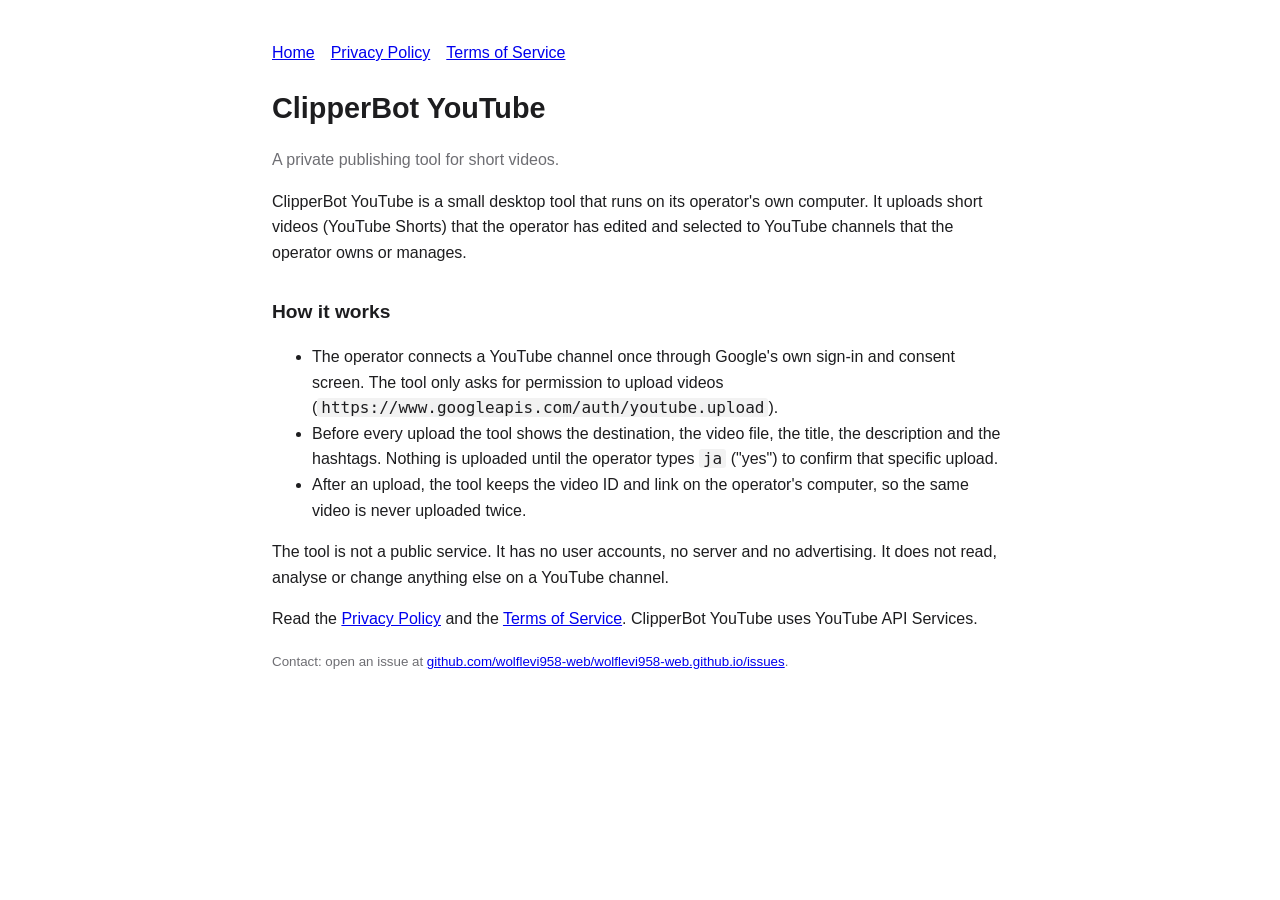
<file: index.html>
<!DOCTYPE html>
<html lang="en">
<head>
<meta charset="utf-8">
<meta name="viewport" content="width=device-width, initial-scale=1">
<title>ClipperBot YouTube</title>
<link rel="stylesheet" href="style.css">
</head>
<body>
<nav><a href="./">Home</a><a href="privacy.html">Privacy Policy</a><a href="terms.html">Terms of Service</a></nav>
<h1>ClipperBot YouTube</h1>
<p class="muted">A private publishing tool for short videos.</p>

<p>ClipperBot YouTube is a small desktop tool that runs on its operator's own computer. It
uploads short videos (YouTube Shorts) that the operator has edited and selected to YouTube
channels that the operator owns or manages.</p>

<h2>How it works</h2>
<ul>
  <li>The operator connects a YouTube channel once through Google's own sign-in and consent
  screen. The tool only asks for permission to upload videos
  (<code>https://www.googleapis.com/auth/youtube.upload</code>).</li>
  <li>Before every upload the tool shows the destination, the video file, the title, the
  description and the hashtags. Nothing is uploaded until the operator types
  <code>ja</code> ("yes") to confirm that specific upload.</li>
  <li>After an upload, the tool keeps the video ID and link on the operator's computer, so the
  same video is never uploaded twice.</li>
</ul>

<p>The tool is not a public service. It has no user accounts, no server and no
advertising. It does not read, analyse or change anything else on a YouTube channel.</p>

<p>Read the <a href="privacy.html">Privacy Policy</a> and the
<a href="terms.html">Terms of Service</a>. ClipperBot YouTube uses YouTube API Services.</p>

<p><small>Contact: open an issue at
<a href="https://github.com/wolflevi958-web/wolflevi958-web.github.io/issues">github.com/wolflevi958-web/wolflevi958-web.github.io/issues</a>.</small></p>
</body>
</html>
</file>
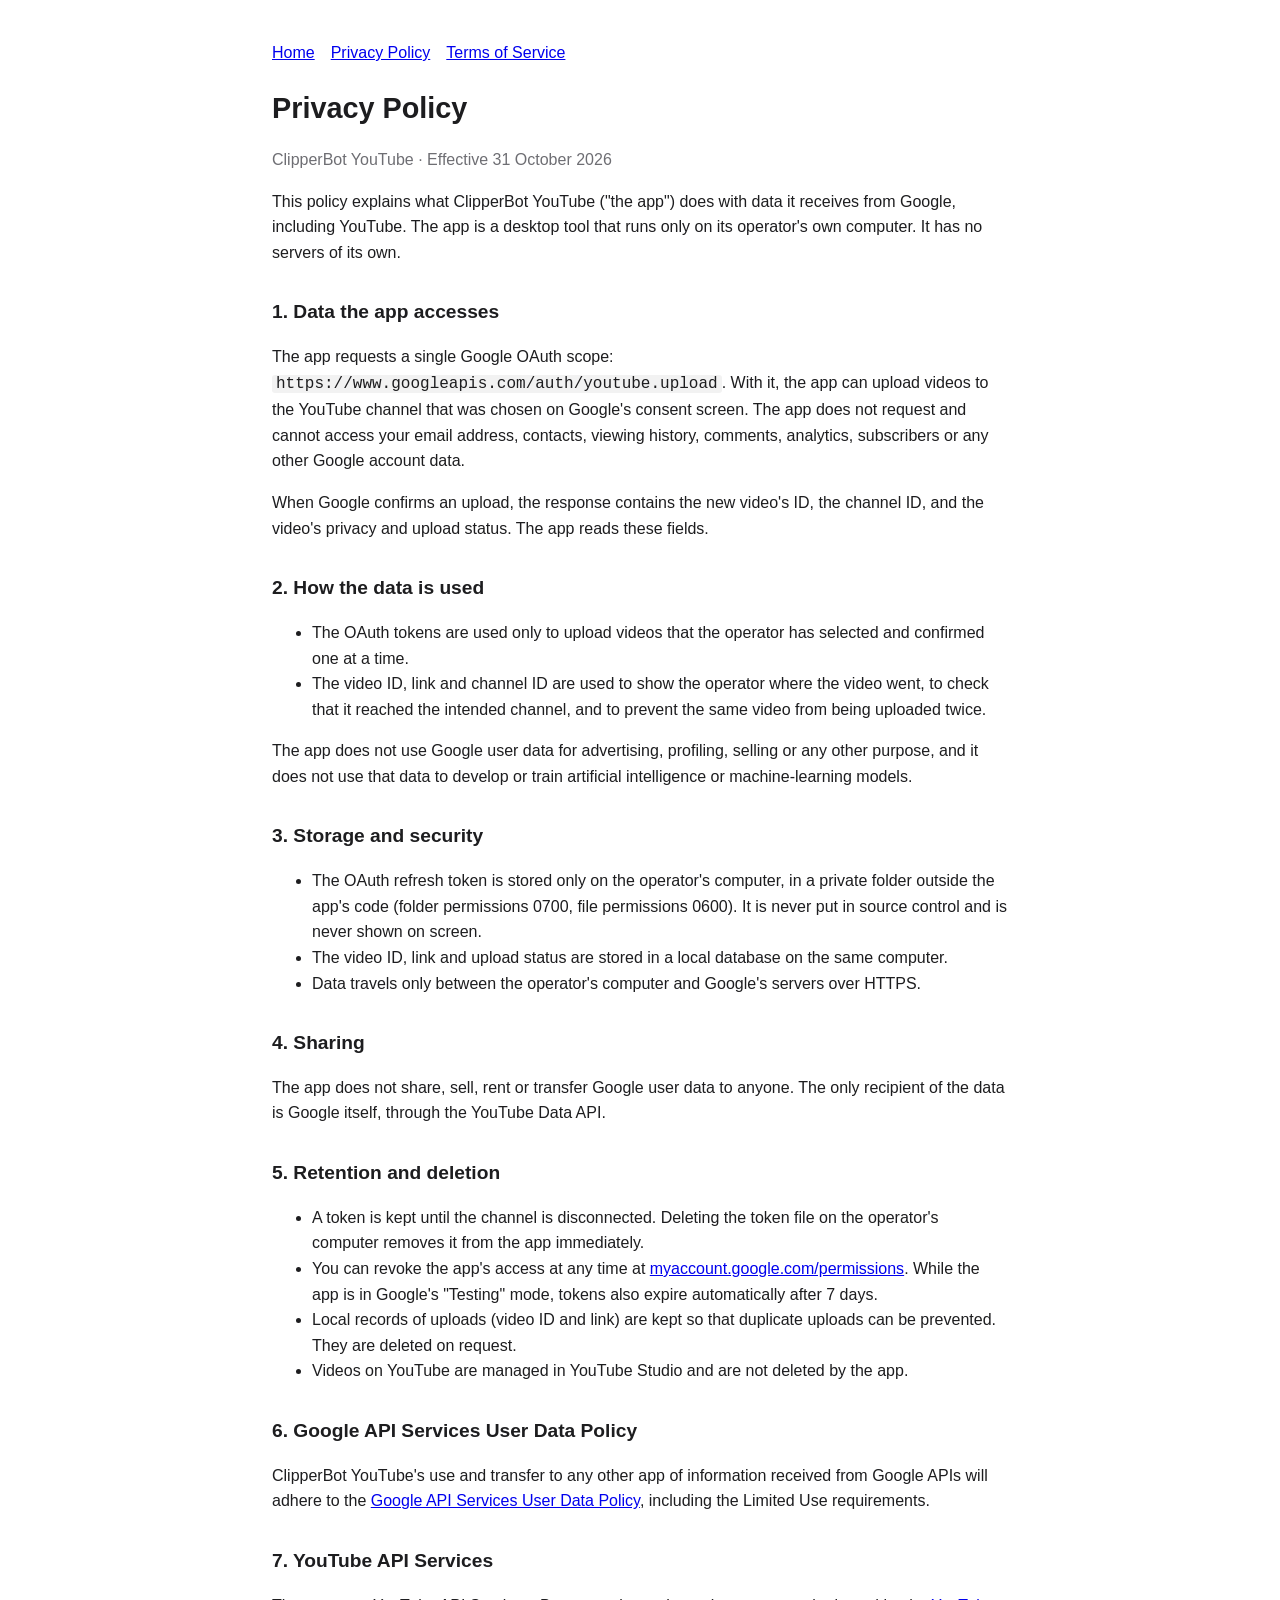
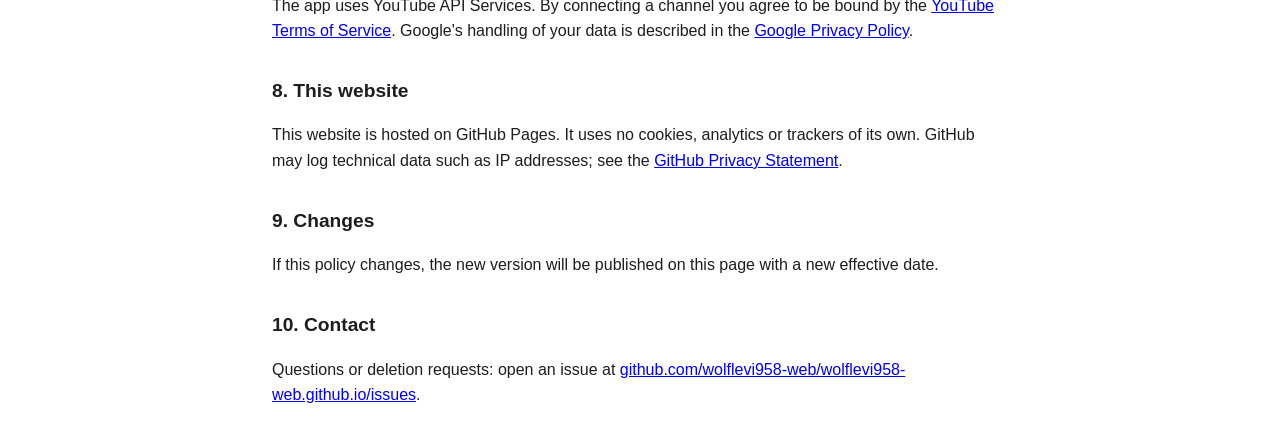
<file: privacy.html>
<!DOCTYPE html>
<html lang="en">
<head>
<meta charset="utf-8">
<meta name="viewport" content="width=device-width, initial-scale=1">
<title>Privacy Policy – ClipperBot YouTube</title>
<link rel="stylesheet" href="style.css">
</head>
<body>
<nav><a href="./">Home</a><a href="privacy.html">Privacy Policy</a><a href="terms.html">Terms of Service</a></nav>
<h1>Privacy Policy</h1>
<p class="muted">ClipperBot YouTube · Effective 31 October 2026</p>

<p>This policy explains what ClipperBot YouTube ("the app") does with data it receives from
Google, including YouTube. The app is a desktop tool that runs only on its operator's own
computer. It has no servers of its own.</p>

<h2>1. Data the app accesses</h2>
<p>The app requests a single Google OAuth scope:
<code>https://www.googleapis.com/auth/youtube.upload</code>. With it, the app can upload videos
to the YouTube channel that was chosen on Google's consent screen. The app does not request
and cannot access your email address, contacts, viewing history, comments, analytics,
subscribers or any other Google account data.</p>
<p>When Google confirms an upload, the response contains the new video's ID, the channel ID,
and the video's privacy and upload status. The app reads these fields.</p>

<h2>2. How the data is used</h2>
<ul>
  <li>The OAuth tokens are used only to upload videos that the operator has selected and
  confirmed one at a time.</li>
  <li>The video ID, link and channel ID are used to show the operator where the video went,
  to check that it reached the intended channel, and to prevent the same video from being
  uploaded twice.</li>
</ul>
<p>The app does not use Google user data for advertising, profiling, selling or any other
purpose, and it does not use that data to develop or train artificial intelligence or
machine-learning models.</p>

<h2>3. Storage and security</h2>
<ul>
  <li>The OAuth refresh token is stored only on the operator's computer, in a private folder
  outside the app's code (folder permissions 0700, file permissions 0600). It is never put
  in source control and is never shown on screen.</li>
  <li>The video ID, link and upload status are stored in a local database on the same
  computer.</li>
  <li>Data travels only between the operator's computer and Google's servers over HTTPS.</li>
</ul>

<h2>4. Sharing</h2>
<p>The app does not share, sell, rent or transfer Google user data to anyone. The only
recipient of the data is Google itself, through the YouTube Data API.</p>

<h2>5. Retention and deletion</h2>
<ul>
  <li>A token is kept until the channel is disconnected. Deleting the token file on the
  operator's computer removes it from the app immediately.</li>
  <li>You can revoke the app's access at any time at
  <a href="https://myaccount.google.com/permissions">myaccount.google.com/permissions</a>.
  While the app is in Google's "Testing" mode, tokens also expire automatically after 7
  days.</li>
  <li>Local records of uploads (video ID and link) are kept so that duplicate uploads can be
  prevented. They are deleted on request.</li>
  <li>Videos on YouTube are managed in YouTube Studio and are not deleted by the app.</li>
</ul>

<h2>6. Google API Services User Data Policy</h2>
<p>ClipperBot YouTube's use and transfer to any other app of information received from Google
APIs will adhere to the
<a href="https://developers.google.com/terms/api-services-user-data-policy">Google API Services
User Data Policy</a>, including the Limited Use requirements.</p>

<h2>7. YouTube API Services</h2>
<p>The app uses YouTube API Services. By connecting a channel you agree to be bound by the
<a href="https://www.youtube.com/t/terms">YouTube Terms of Service</a>. Google's handling of
your data is described in the
<a href="https://policies.google.com/privacy">Google Privacy Policy</a>.</p>

<h2>8. This website</h2>
<p>This website is hosted on GitHub Pages. It uses no cookies, analytics or trackers of its
own. GitHub may log technical data such as IP addresses; see the
<a href="https://docs.github.com/en/site-policy/privacy-policies/github-general-privacy-statement">GitHub
Privacy Statement</a>.</p>

<h2>9. Changes</h2>
<p>If this policy changes, the new version will be published on this page with a new
effective date.</p>

<h2>10. Contact</h2>
<p>Questions or deletion requests: open an issue at
<a href="https://github.com/wolflevi958-web/wolflevi958-web.github.io/issues">github.com/wolflevi958-web/wolflevi958-web.github.io/issues</a>.</p>
</body>
</html>
</file>
<file: style.css>
body{font:16px/1.6 -apple-system,BlinkMacSystemFont,"Segoe UI",Roboto,sans-serif;max-width:46rem;margin:2.5rem auto;padding:0 1.25rem;color:#1d1d1f;background:#fff}
h1{font-size:1.8rem;margin-bottom:.25rem}h2{font-size:1.2rem;margin-top:2rem}
nav a{margin-right:1rem}small,.muted{color:#6e6e73}code{background:#f2f2f2;padding:0 .25rem;border-radius:3px}
@media (prefers-color-scheme:dark){body{color:#f2f2f2;background:#111}a{color:#6cb6ff}code{background:#222}}
</file>
